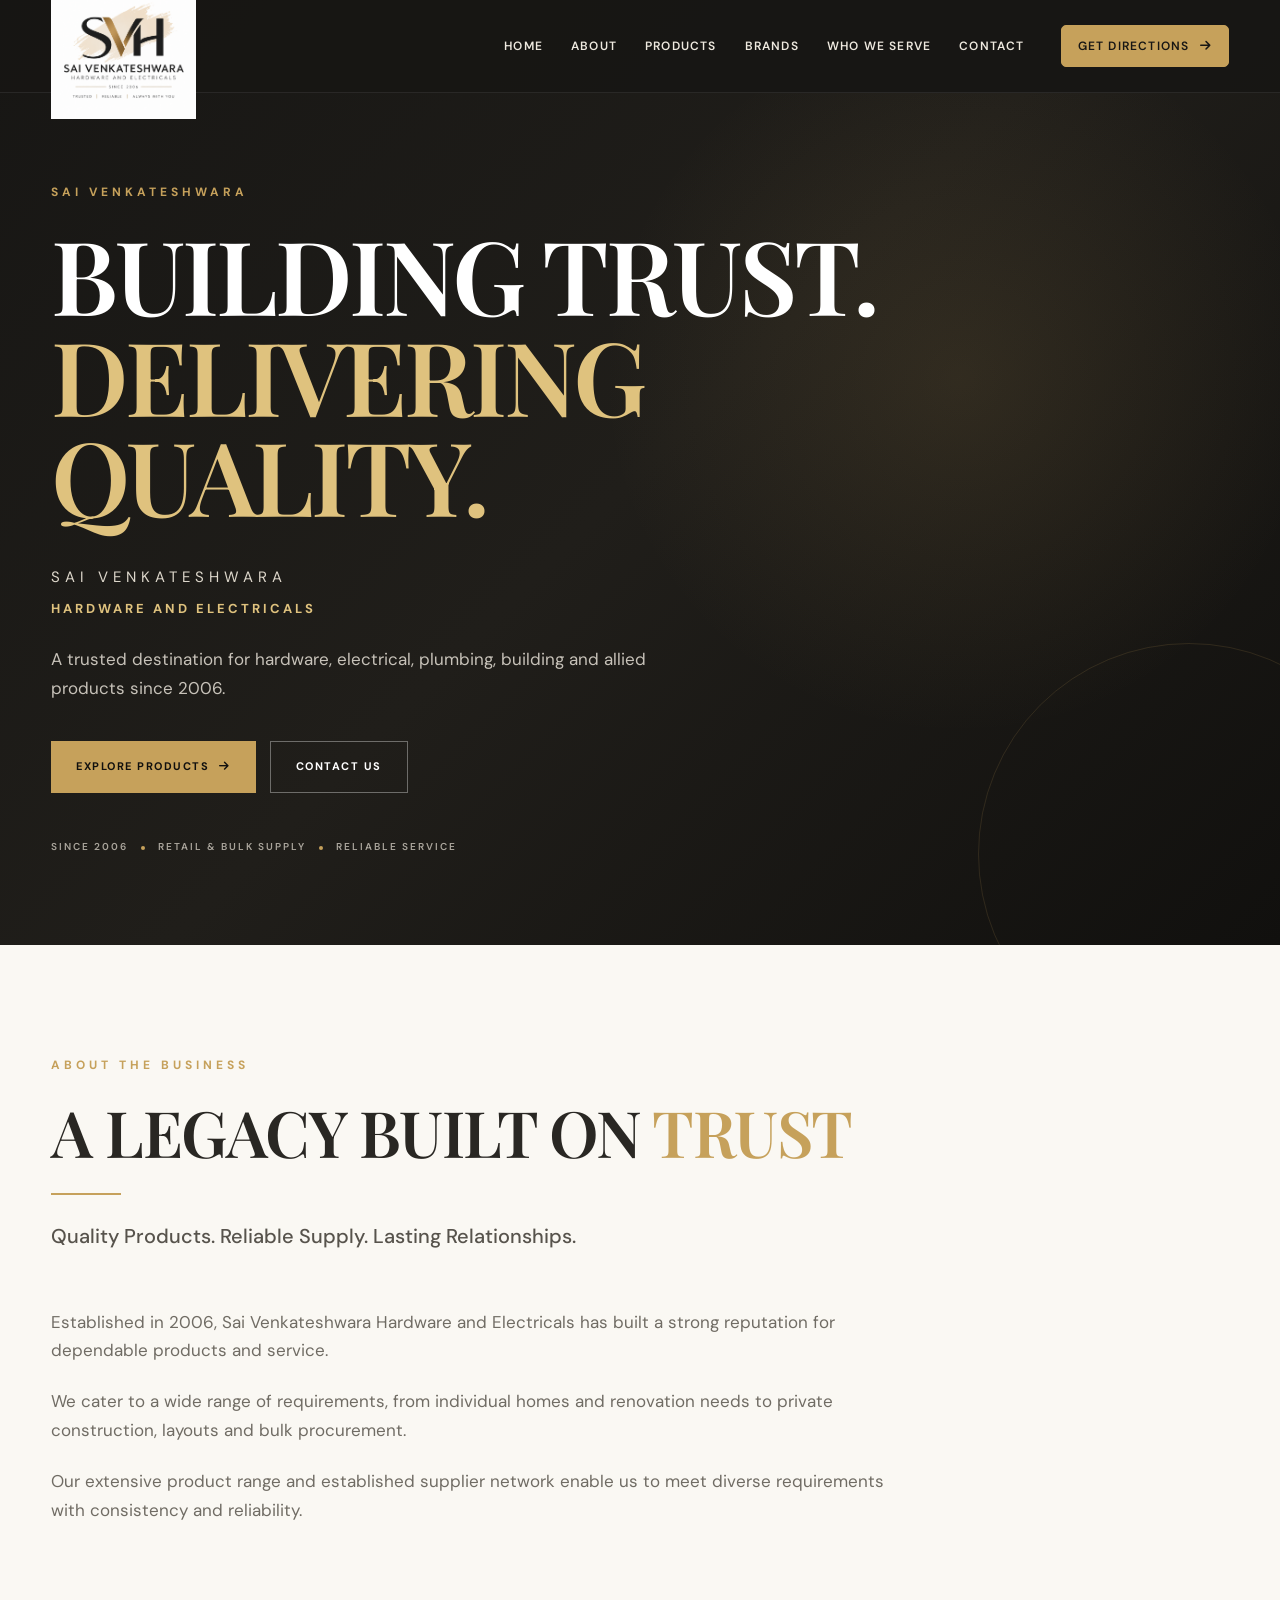
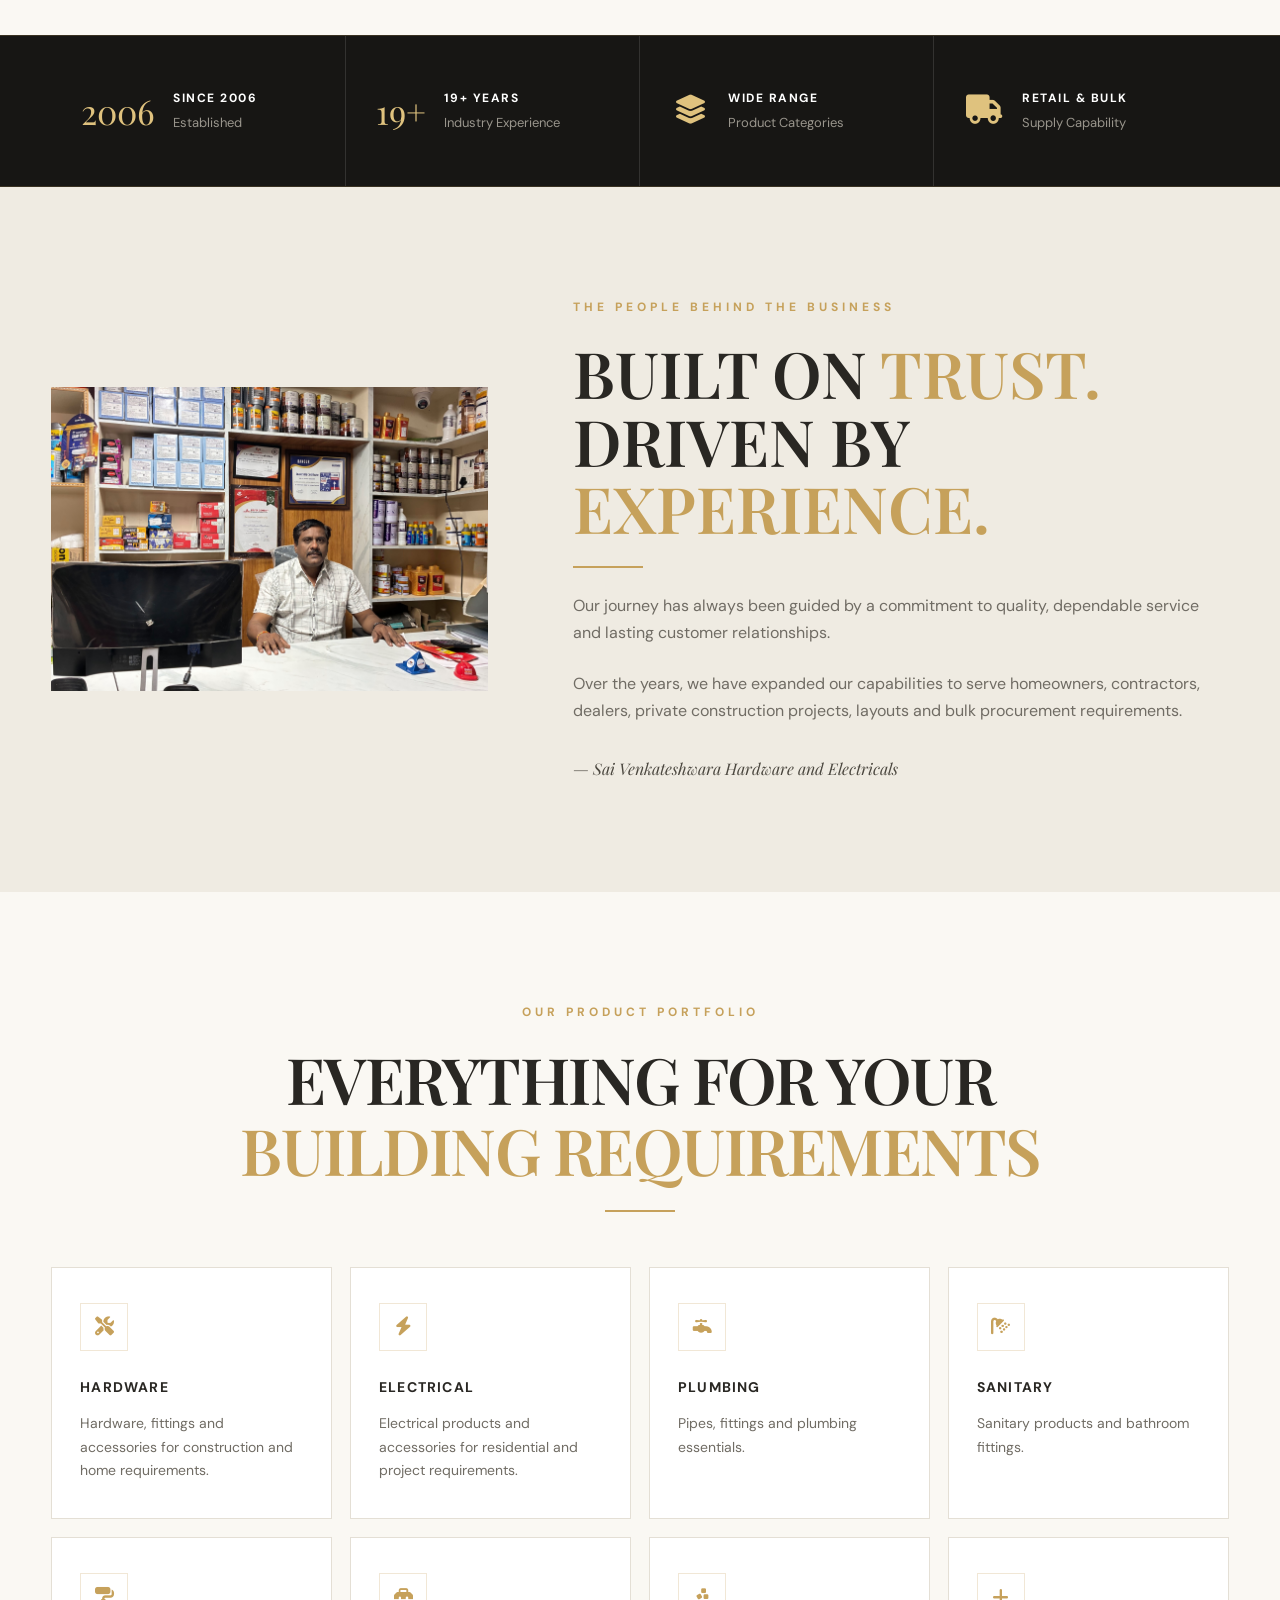
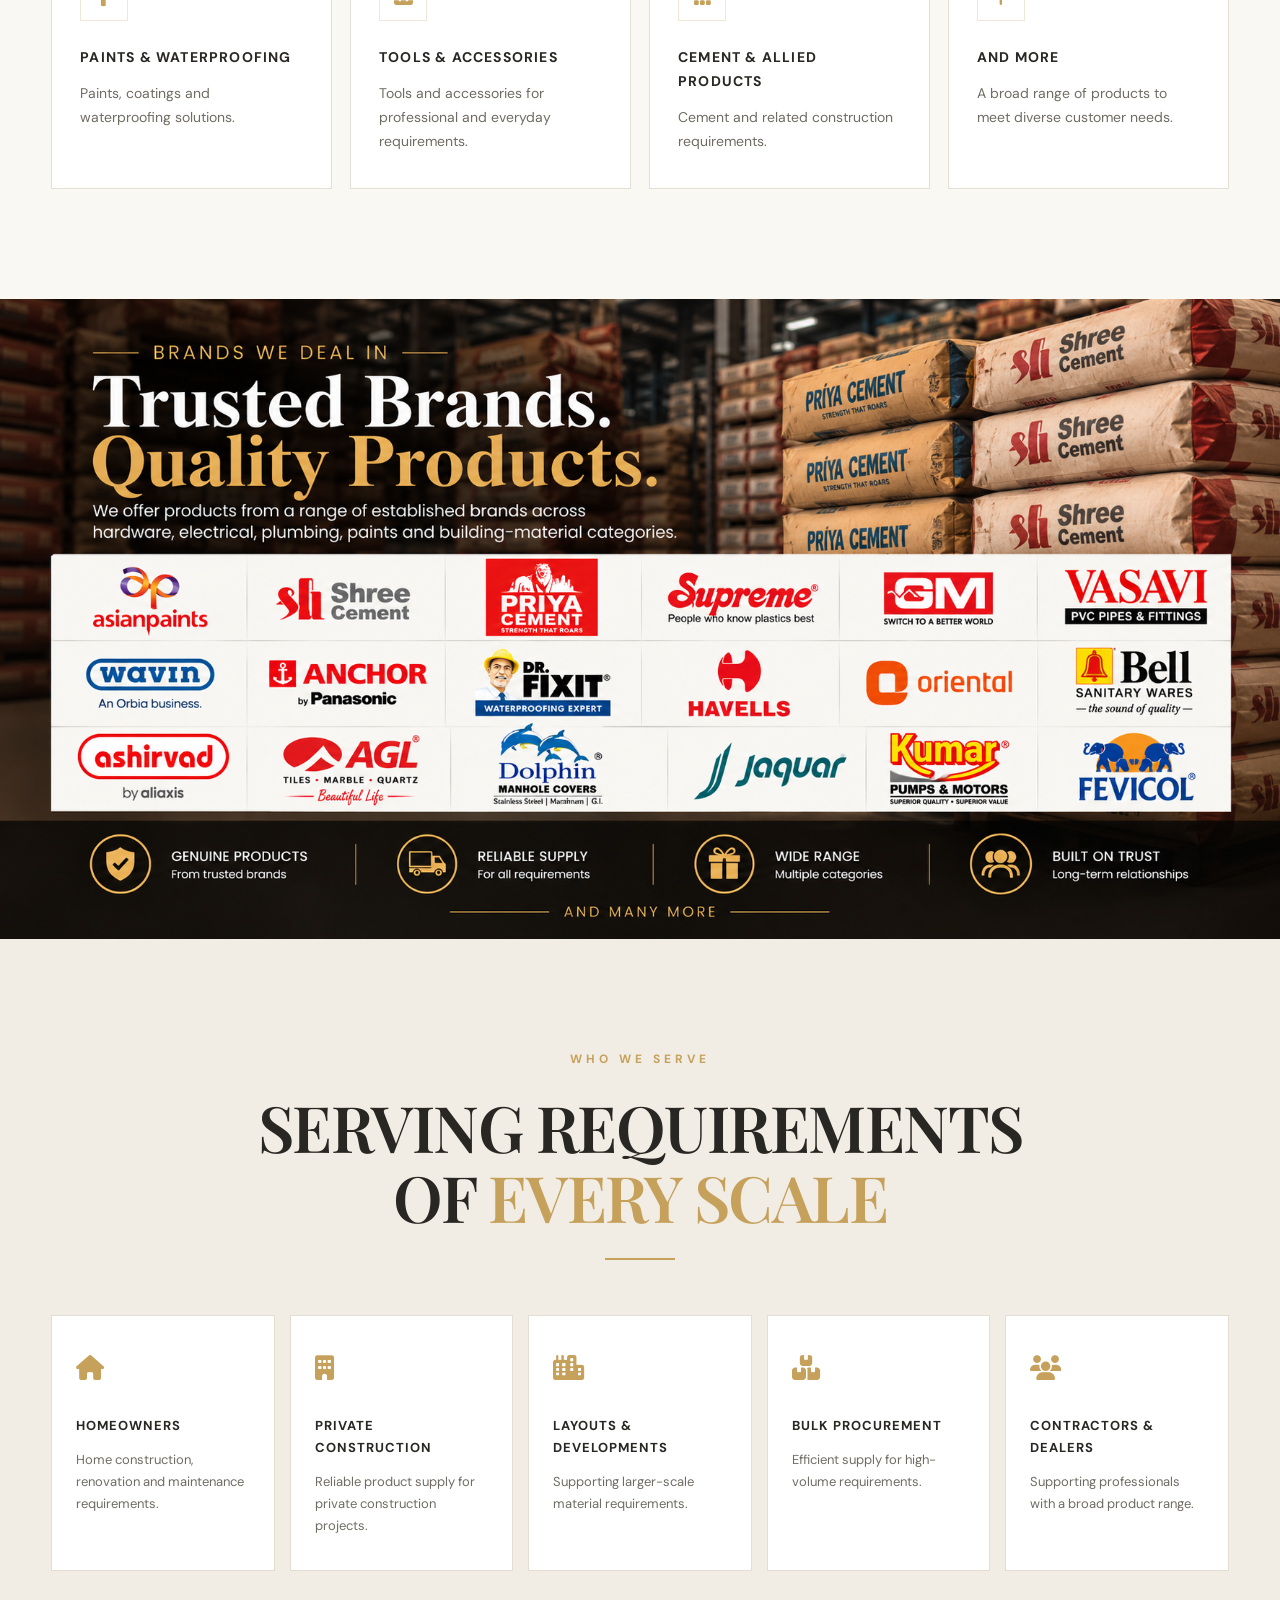
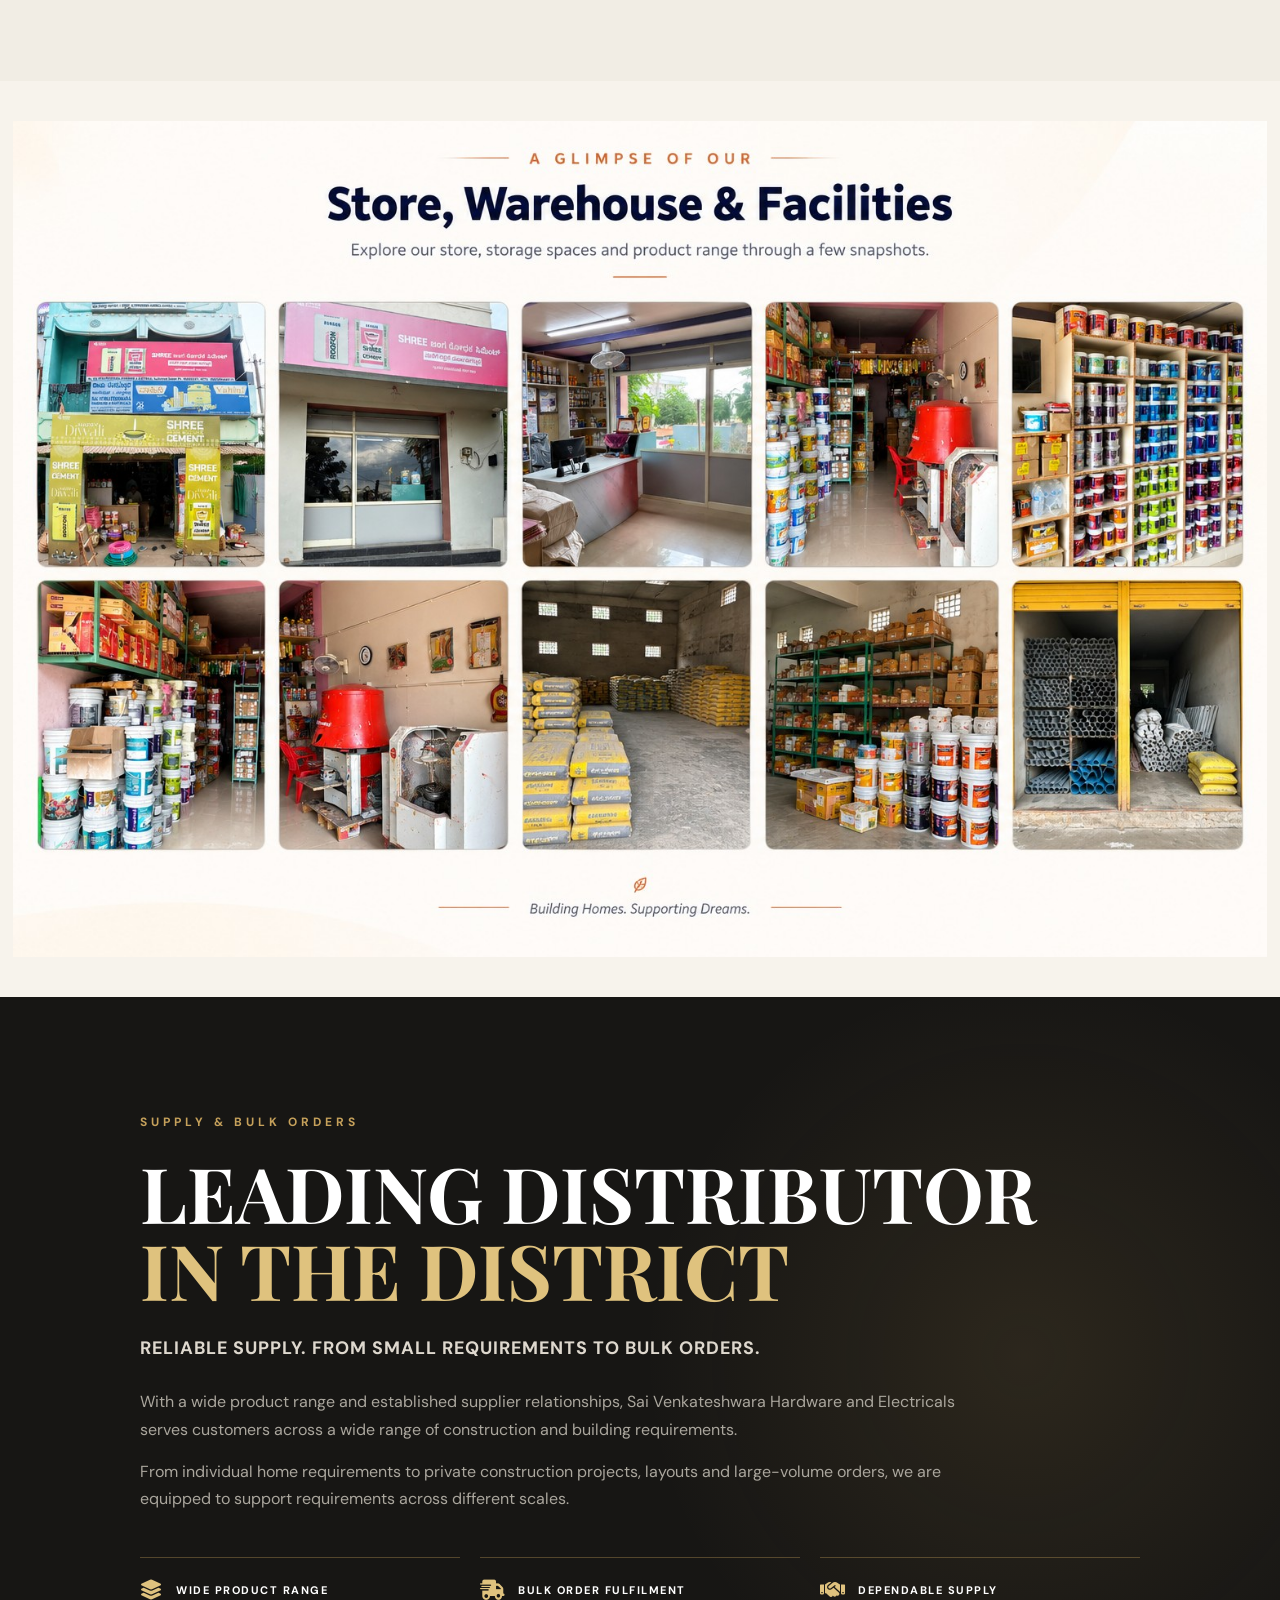
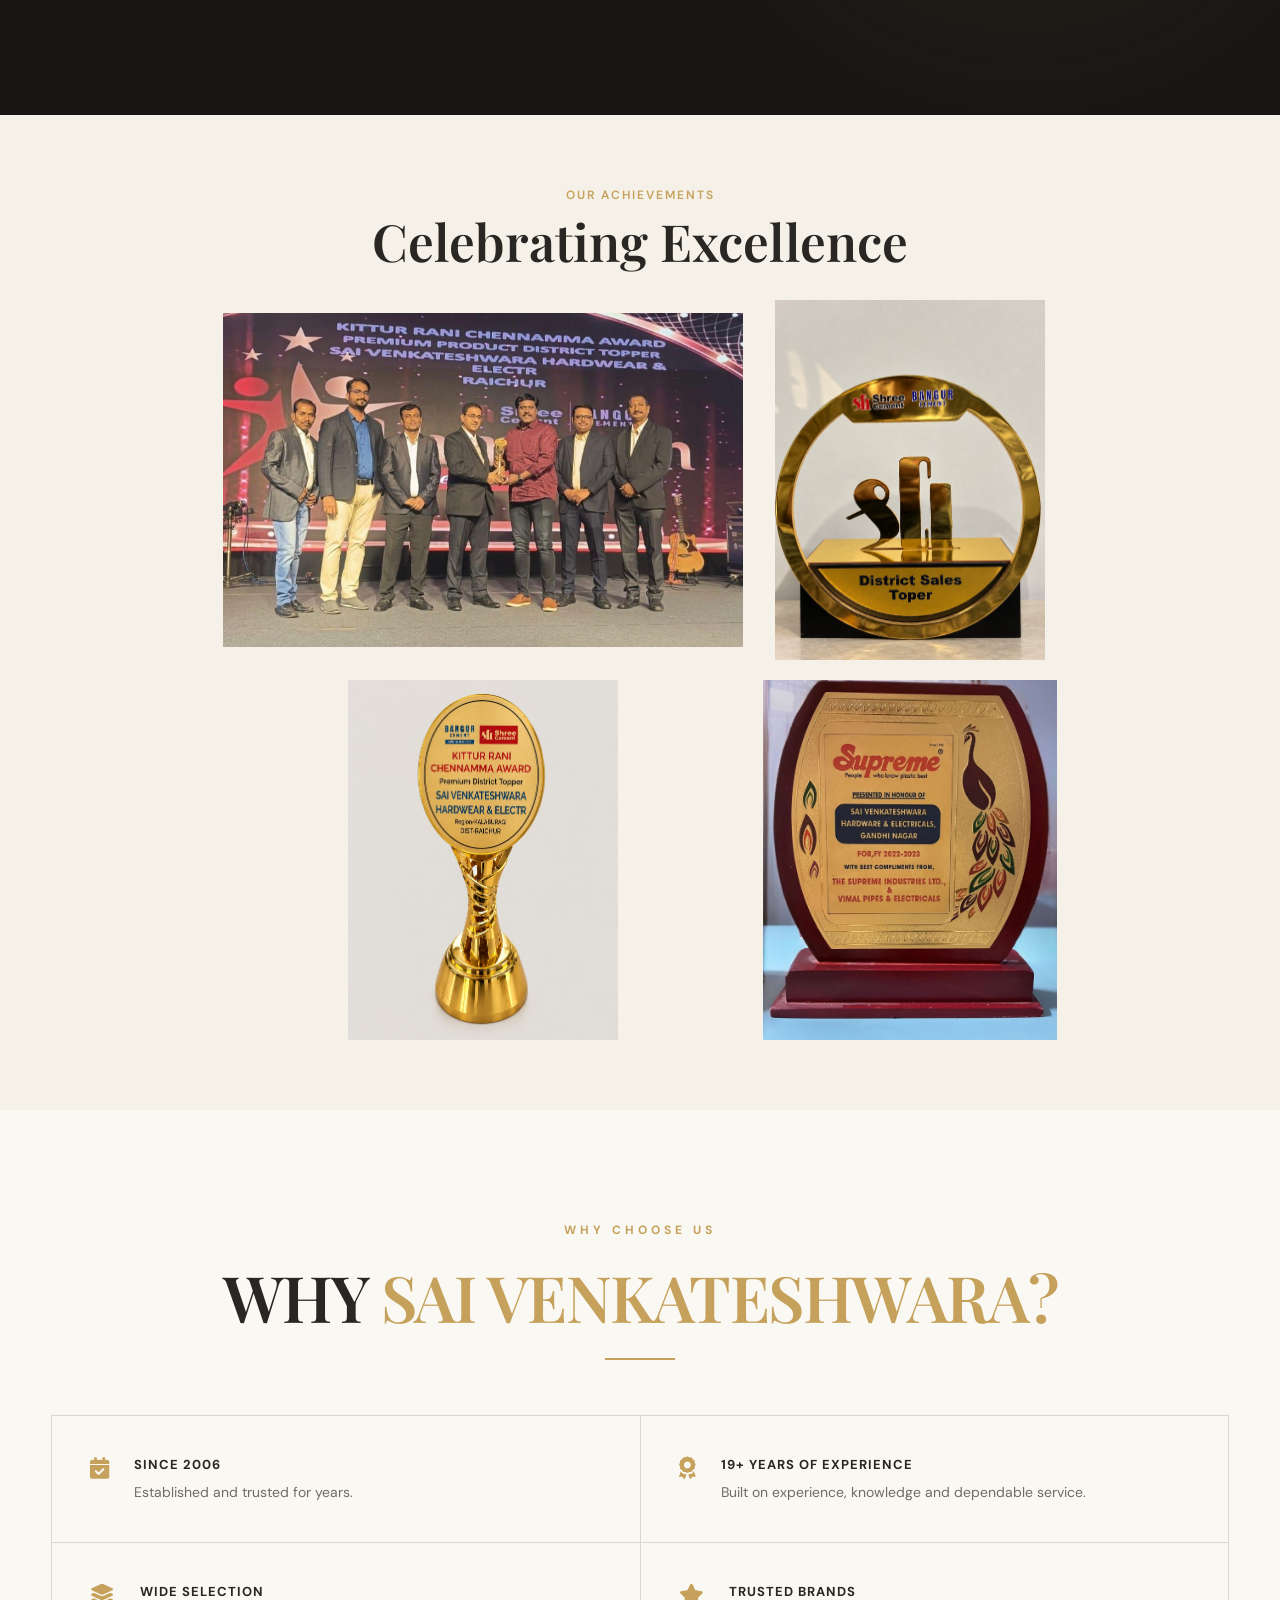
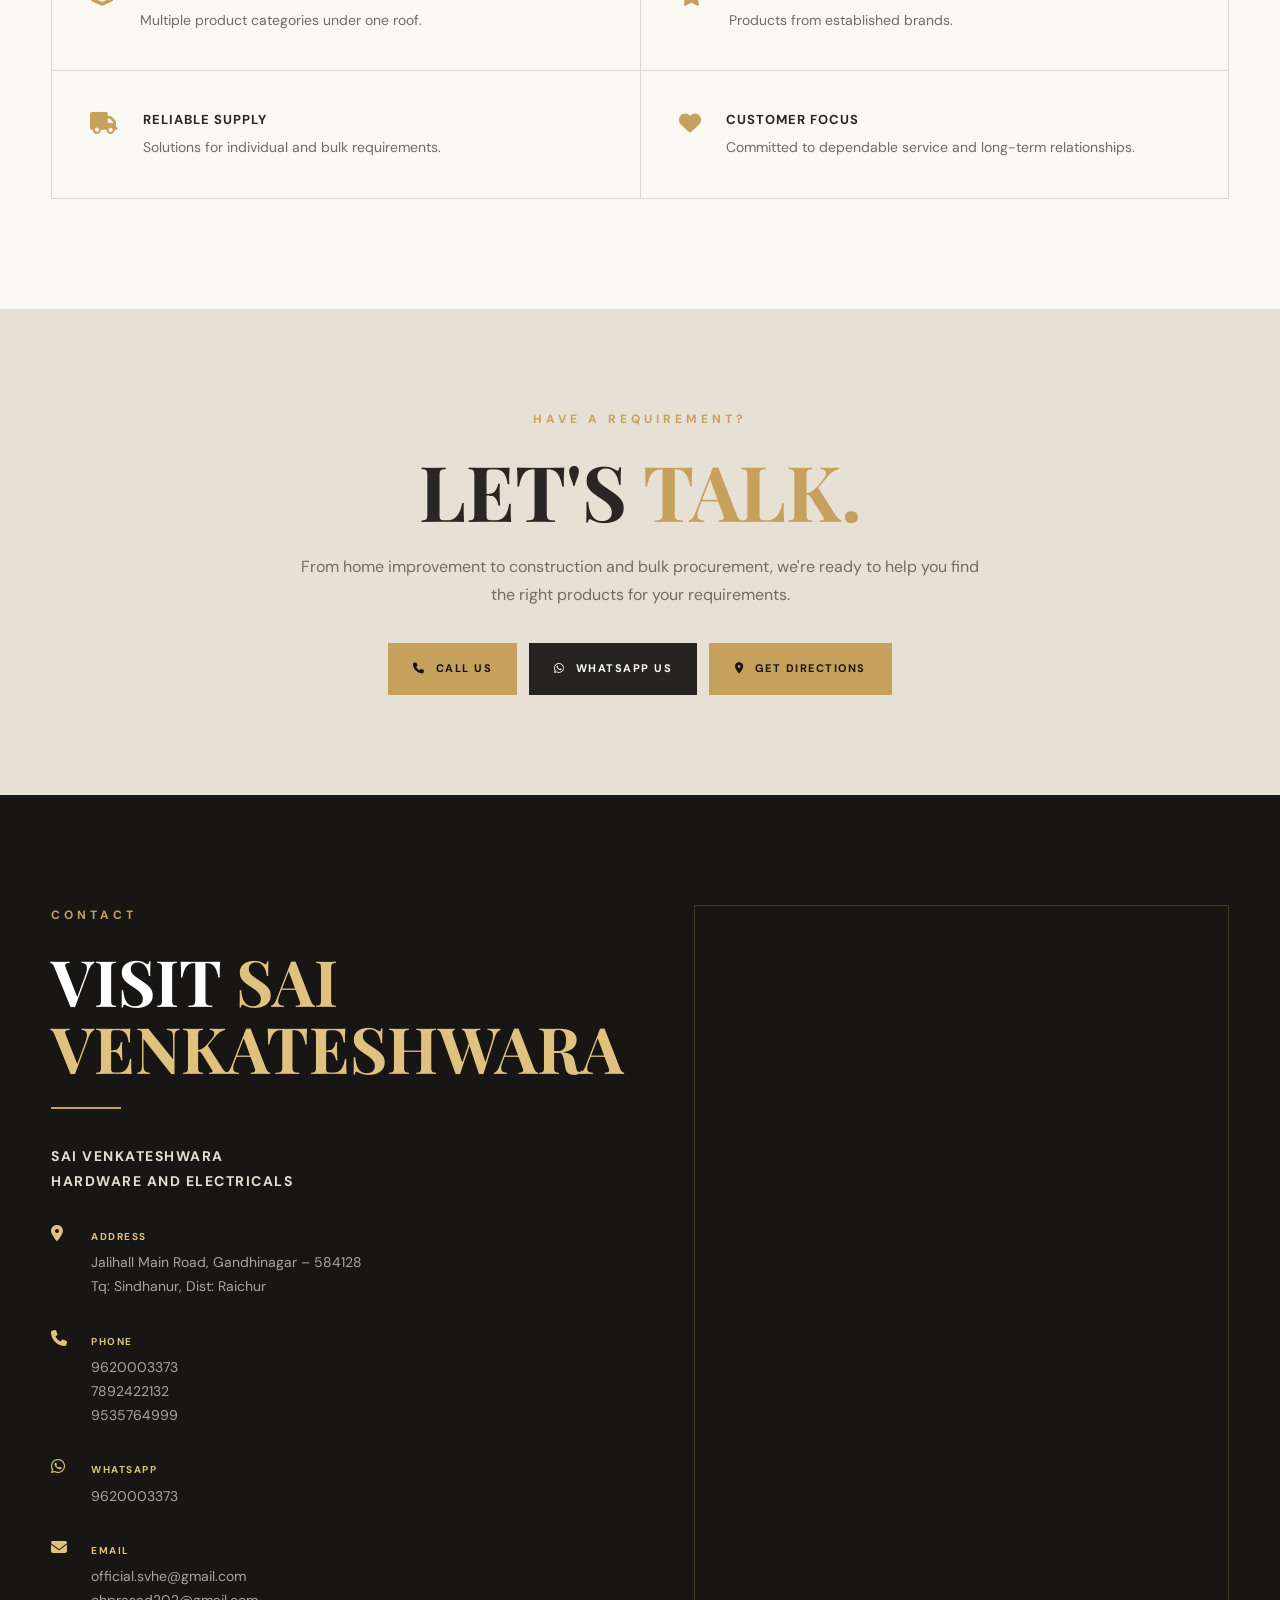
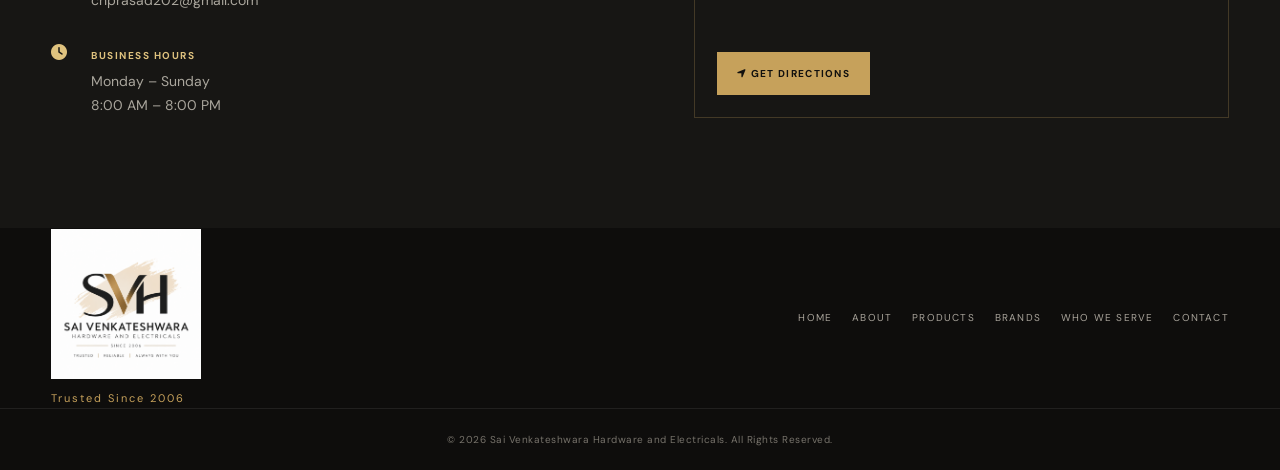
<file: index.html>
<!DOCTYPE html>
<html lang="en">
<head>
    <meta charset="UTF-8">
    <meta name="viewport" content="width=device-width, initial-scale=1.0">

    <title>Sai Venkateshwara Hardware and Electricals | Sindhanur</title>

    <meta name="description"
        content="Sai Venkateshwara Hardware and Electricals — trusted hardware, electrical, plumbing, sanitary, paints, tools, cement and allied products since 2006.">

    <!-- Google Fonts -->
    <link rel="preconnect" href="https://fonts.googleapis.com">
    <link rel="preconnect" href="https://fonts.gstatic.com" crossorigin>

    <link href="https://fonts.googleapis.com/css2?family=DM+Sans:wght@400;500;600;700&family=Playfair+Display:wght@500;600;700&display=swap"
        rel="stylesheet">

    <!-- Font Awesome -->
    <link rel="stylesheet"
        href="https://cdnjs.cloudflare.com/ajax/libs/font-awesome/6.5.2/css/all.min.css">

    <link rel="stylesheet" href="style.css">
</head>

<body>

    <!-- ================= HEADER ================= -->

    <header class="header" id="header">

        <div class="container nav-container">

            <a href="#home" class="logo-link">
                <img
                    src="Images/logo.png.png"
                    alt="Sai Venkateshwara Hardware and Electricals Logo"
                    class="site-logo">
            </a>

            <nav class="nav-menu" id="navMenu">

                <a href="#home">HOME</a>
                <a href="#about">ABOUT</a>
                <a href="#products">PRODUCTS</a>
                <a href="#brands">BRANDS</a>
                <a href="#serve">WHO WE SERVE</a>
                <a href="#contact">CONTACT</a>

                <a
                    href="https://www.google.com/maps/search/?api=1&query=Sai+Venkateshwara+Hardware+and+Electricals+Sindhanur+Raichur"
                    target="_blank"
                    class="nav-direction">
                    GET DIRECTIONS <i class="fa-solid fa-arrow-right"></i>
                </a>

            </nav>


        </div>

    </header>


    <!-- ================= HERO ================= -->

    <main>

        <section class="hero" id="home">

            <div class="container hero-content">

                <div class="hero-text">

                    <p class="eyebrow">
                        SAI VENKATESHWARA
                    </p>

                    <h1>
                        BUILDING TRUST.
                        <br>
                        <span>DELIVERING QUALITY.</span>
                    </h1>

                    <div class="hero-business-name">
                        SAI VENKATESHWARA
                        <strong>HARDWARE AND ELECTRICALS</strong>
                    </div>

                    <p class="hero-description">
                        A trusted destination for hardware, electrical,
                        plumbing, building and allied products since 2006.
                    </p>

                    <div class="hero-buttons">

                        <a href="#products" class="btn btn-gold">
                            EXPLORE PRODUCTS
                            <i class="fa-solid fa-arrow-right"></i>
                        </a>

                        <a href="#contact" class="btn btn-outline">
                            CONTACT US
                        </a>

                    </div>

                    <div class="hero-meta">
                        <span>SINCE 2006</span>
                        <span>RETAIL &amp; BULK SUPPLY</span>
                        <span>RELIABLE SERVICE</span>
                    </div>

                </div>

            </div>

        </section>


        <!-- ================= ABOUT ================= -->

        <section class="about section" id="about">

            <div class="container">

                <div class="section-heading">

                    <p class="eyebrow">ABOUT THE BUSINESS</p>

                    <h2>
                        A LEGACY BUILT ON <span>TRUST</span>
                    </h2>

                    <div class="gold-line"></div>

                    <h3>
                        Quality Products. Reliable Supply.
                        Lasting Relationships.
                    </h3>

                </div>

                <div class="about-text">

                    <p>
                        Established in 2006, Sai Venkateshwara Hardware and
                        Electricals has built a strong reputation for dependable
                        products and service.
                    </p>

                    <p>
                        We cater to a wide range of requirements, from
                        individual homes and renovation needs to private
                        construction, layouts and bulk procurement.
                    </p>

                    <p>
                        Our extensive product range and established supplier
                        network enable us to meet diverse requirements with
                        consistency and reliability.
                    </p>

                </div>

            </div>

        </section>


        <!-- ================= OUR STRENGTH ================= -->

        <section class="strength">

            <div class="container strength-grid">

                <div class="strength-item">

                    <div class="strength-number">2006</div>

                    <div>
                        <h4>SINCE 2006</h4>
                        <p>Established</p>
                    </div>

                </div>

                <div class="strength-item">

                    <div class="strength-number">19+</div>

                    <div>
                        <h4>19+ YEARS</h4>
                        <p>Industry Experience</p>
                    </div>

                </div>

                <div class="strength-item">

                    <div class="strength-icon">
                        <i class="fa-solid fa-layer-group"></i>
                    </div>

                    <div>
                        <h4>WIDE RANGE</h4>
                        <p>Product Categories</p>
                    </div>

                </div>

                <div class="strength-item">

                    <div class="strength-icon">
                        <i class="fa-solid fa-truck"></i>
                    </div>

                    <div>
                        <h4>RETAIL &amp; BULK</h4>
                        <p>Supply Capability</p>
                    </div>

                </div>

            </div>

        </section>


        <!-- ================= PEOPLE ================= -->

        <section class="people section">

            <div class="container people-grid">

                <div class="people-image">

                    <img
                        src="Images/owner.png"
                        alt="Sai Venkateshwara Hardware and Electricals">

                </div>

                <div class="people-content">

                    <p class="eyebrow">THE PEOPLE BEHIND THE BUSINESS</p>

                    <h2>
                        BUILT ON <span>TRUST.</span>
                        <br>
                        DRIVEN BY <span>EXPERIENCE.</span>
                    </h2>

                    <div class="gold-line"></div>

                    <p>
                        Our journey has always been guided by a commitment
                        to quality, dependable service and lasting customer
                        relationships.
                    </p>

                    <p>
                        Over the years, we have expanded our capabilities
                        to serve homeowners, contractors, dealers, private
                        construction projects, layouts and bulk procurement
                        requirements.
                    </p>

                    <p class="signature">
                        — Sai Venkateshwara Hardware and Electricals
                    </p>

                </div>

            </div>

        </section>


        <!-- ================= PRODUCTS ================= -->

        <section class="products section" id="products">

            <div class="container">

                <div class="section-heading center">

                    <p class="eyebrow">OUR PRODUCT PORTFOLIO</p>

                    <h2>
                        EVERYTHING FOR YOUR
                        <span>BUILDING REQUIREMENTS</span>
                    </h2>

                    <div class="gold-line"></div>

                </div>

                <div class="product-grid">

                    <div class="product-card">

                        <div class="product-icon">
                            <i class="fa-solid fa-screwdriver-wrench"></i>
                        </div>

                        <h3>HARDWARE</h3>

                        <p>
                            Hardware, fittings and accessories for
                            construction and home requirements.
                        </p>

                    </div>


                    <div class="product-card">

                        <div class="product-icon">
                            <i class="fa-solid fa-bolt"></i>
                        </div>

                        <h3>ELECTRICAL</h3>

                        <p>
                            Electrical products and accessories for
                            residential and project requirements.
                        </p>

                    </div>


                    <div class="product-card">

                        <div class="product-icon">
                            <i class="fa-solid fa-faucet"></i>
                        </div>

                        <h3>PLUMBING</h3>

                        <p>
                            Pipes, fittings and plumbing essentials.
                        </p>

                    </div>


                    <div class="product-card">

                        <div class="product-icon">
                            <i class="fa-solid fa-shower"></i>
                        </div>

                        <h3>SANITARY</h3>

                        <p>
                            Sanitary products and bathroom fittings.
                        </p>

                    </div>


                    <div class="product-card">

                        <div class="product-icon">
                            <i class="fa-solid fa-paint-roller"></i>
                        </div>

                        <h3>PAINTS &amp; WATERPROOFING</h3>

                        <p>
                            Paints, coatings and waterproofing solutions.
                        </p>

                    </div>


                    <div class="product-card">

                        <div class="product-icon">
                            <i class="fa-solid fa-toolbox"></i>
                        </div>

                        <h3>TOOLS &amp; ACCESSORIES</h3>

                        <p>
                            Tools and accessories for professional and
                            everyday requirements.
                        </p>

                    </div>


                    <div class="product-card">

                        <div class="product-icon">
                            <i class="fa-solid fa-cubes-stacked"></i>
                        </div>

                        <h3>CEMENT &amp; ALLIED PRODUCTS</h3>

                        <p>
                            Cement and related construction requirements.
                        </p>

                    </div>


                    <div class="product-card">

                        <div class="product-icon">
                            <i class="fa-solid fa-plus"></i>
                        </div>

                        <h3>AND MORE</h3>

                        <p>
                            A broad range of products to meet diverse
                            customer needs.
                        </p>

                    </div>

                </div>

            </div>

        </section>


        <!-- ================= BRANDS ================= -->

        <section class="brands-section" id="brands">

            <div class="brands-image">

                <img
                    src="Images/brands.png"
                    alt="Brands We Deal In">

            </div>

        </section>


        <!-- ================= WHO WE SERVE ================= -->

        <section class="serve section" id="serve">

            <div class="container">

                <div class="section-heading center">

                    <p class="eyebrow">WHO WE SERVE</p>

                    <h2>
                        SERVING REQUIREMENTS OF
                        <span>EVERY SCALE</span>
                    </h2>

                    <div class="gold-line"></div>

                </div>

                <div class="serve-grid">

                    <div class="serve-card">

                        <div class="serve-icon">
                            <i class="fa-solid fa-house"></i>
                        </div>

                        <h3>HOMEOWNERS</h3>

                        <p>
                            Home construction, renovation and maintenance
                            requirements.
                        </p>

                    </div>


                    <div class="serve-card">

                        <div class="serve-icon">
                            <i class="fa-solid fa-building"></i>
                        </div>

                        <h3>PRIVATE CONSTRUCTION</h3>

                        <p>
                            Reliable product supply for private
                            construction projects.
                        </p>

                    </div>


                    <div class="serve-card">

                        <div class="serve-icon">
                            <i class="fa-solid fa-city"></i>
                        </div>

                        <h3>LAYOUTS &amp; DEVELOPMENTS</h3>

                        <p>
                            Supporting larger-scale material requirements.
                        </p>

                    </div>


                    <div class="serve-card">

                        <div class="serve-icon">
                            <i class="fa-solid fa-boxes-stacked"></i>
                        </div>

                        <h3>BULK PROCUREMENT</h3>

                        <p>
                            Efficient supply for high-volume requirements.
                        </p>

                    </div>


                    <div class="serve-card">

                        <div class="serve-icon">
                            <i class="fa-solid fa-users"></i>
                        </div>

                        <h3>CONTRACTORS &amp; DEALERS</h3>

                        <p>
                            Supporting professionals with a broad
                            product range.
                        </p>

                    </div>

                </div>

            </div>

        </section>
        <!-- STORE, WAREHOUSE & FACILITIES -->
        <section class="photo-section">

        <img src="Images/store-facilities.jpg"
             alt="Store, Warehouse & Facilities">

        </section>


        <!-- ================= BULK SUPPLY ================= -->

        <section class="bulk">

            <div class="container bulk-content">

                <p class="eyebrow">
                    SUPPLY &amp; BULK ORDERS
                </p>

                <h2>
                    LEADING DISTRIBUTOR
                    <span>IN THE DISTRICT</span>
                </h2>

                <h3>
                    RELIABLE SUPPLY. FROM SMALL REQUIREMENTS
                    TO BULK ORDERS.
                </h3>

                <p>
                    With a wide product range and established supplier
                    relationships, Sai Venkateshwara Hardware and Electricals
                    serves customers across a wide range of construction and
                    building requirements.
                </p>

                <p>
                    From individual home requirements to private construction
                    projects, layouts and large-volume orders, we are equipped
                    to support requirements across different scales.
                </p>

                <div class="bulk-highlights">

                    <div>
                        <i class="fa-solid fa-layer-group"></i>
                        <span>WIDE PRODUCT RANGE</span>
                    </div>

                    <div>
                        <i class="fa-solid fa-truck-fast"></i>
                        <span>BULK ORDER FULFILMENT</span>
                    </div>

                    <div>
                        <i class="fa-solid fa-handshake"></i>
                        <span>DEPENDABLE SUPPLY</span>
                    </div>

                </div>

            </div>

        </section>
            <!-- ACHIEVEMENTS -->
<section class="achievement-section">

    <div class="achievement-heading">
        <span>OUR ACHIEVEMENTS</span>
        <h2>Celebrating Excellence</h2>
    </div>

    <div class="achievement-grid">

        <div class="achievement-item">
            <img src="Images/award1stage.jpeg" alt="Award and Achievement">
        </div>

        <div class="achievement-item">
            <img src="Images/disttopper2.jpg" alt="Achievement">
        </div>

        <div class="achievement-item">
            <img src="Images/disttopper3.jpg" alt="Achievement">
        </div>

        <div class="achievement-item">
            <img src="Images/disttopper4.jpg" alt="Achievement">
        </div>

    </div>

</section>


        <!-- ================= WHY CHOOSE US ================= -->

        <section class="why section">

            <div class="container">

                <div class="section-heading center">

                    <p class="eyebrow">WHY CHOOSE US</p>

                    <h2>
                        WHY <span>SAI VENKATESHWARA?</span>
                    </h2>

                    <div class="gold-line"></div>

                </div>

                <div class="why-grid">

                    <div class="why-item">

                        <i class="fa-solid fa-calendar-check"></i>

                        <div>
                            <h3>SINCE 2006</h3>
                            <p>
                                Established and trusted for years.
                            </p>
                        </div>

                    </div>


                    <div class="why-item">

                        <i class="fa-solid fa-award"></i>

                        <div>
                            <h3>19+ YEARS OF EXPERIENCE</h3>
                            <p>
                                Built on experience, knowledge and
                                dependable service.
                            </p>
                        </div>

                    </div>


                    <div class="why-item">

                        <i class="fa-solid fa-layer-group"></i>

                        <div>
                            <h3>WIDE SELECTION</h3>
                            <p>
                                Multiple product categories under one roof.
                            </p>
                        </div>

                    </div>


                    <div class="why-item">

                        <i class="fa-solid fa-star"></i>

                        <div>
                            <h3>TRUSTED BRANDS</h3>
                            <p>
                                Products from established brands.
                            </p>
                        </div>

                    </div>


                    <div class="why-item">

                        <i class="fa-solid fa-truck"></i>

                        <div>
                            <h3>RELIABLE SUPPLY</h3>
                            <p>
                                Solutions for individual and bulk
                                requirements.
                            </p>
                        </div>

                    </div>


                    <div class="why-item">

                        <i class="fa-solid fa-heart"></i>

                        <div>
                            <h3>CUSTOMER FOCUS</h3>
                            <p>
                                Committed to dependable service and
                                long-term relationships.
                            </p>
                        </div>

                    </div>

                </div>

            </div>

        </section>


        <!-- ================= FINAL CTA ================= -->

        <section class="cta">

            <div class="container cta-content">

                <p class="eyebrow">HAVE A REQUIREMENT?</p>

                <h2>
                    LET'S <span>TALK.</span>
                </h2>

                <p>
                    From home improvement to construction and bulk
                    procurement, we're ready to help you find the right
                    products for your requirements.
                </p>

                <div class="cta-buttons">

                    <a
                        href="tel:+919620003373"
                        class="btn btn-gold">
                        <i class="fa-solid fa-phone"></i>
                        CALL US
                    </a>

                    <a
                        href="https://wa.me/919620003373"
                        target="_blank"
                        class="btn btn-whatsapp">
                        <i class="fa-brands fa-whatsapp"></i>
                        WHATSAPP US
                    </a>

                    <a
                        href="https://www.google.com/maps/search/?api=1&query=Sai+Venkateshwara+Hardware+and+Electricals+Sindhanur+Raichur"
                        target="_blank"
                        class="btn btn-outline">
                        <i class="fa-solid fa-location-dot"></i>
                        GET DIRECTIONS
                    </a>

                </div>

            </div>

        </section>


        <!-- ================= CONTACT ================= -->

        <section class="contact section" id="contact">

            <div class="container contact-grid">

                <div class="contact-info">

                    <p class="eyebrow">CONTACT</p>

                    <h2>
                        VISIT
                        <span>SAI VENKATESHWARA</span>
                    </h2>

                    <div class="gold-line"></div>

                    <h3>
                        SAI VENKATESHWARA
                        <br>
                        HARDWARE AND ELECTRICALS
                    </h3>

                    <div class="contact-item">

                        <i class="fa-solid fa-location-dot"></i>

                        <div>
                            <strong>ADDRESS</strong>

                            <p>
                                Jalihall Main Road, Gandhinagar – 584128
                                <br>
                                Tq: Sindhanur, Dist: Raichur
                            </p>
                        </div>

                    </div>


                    <div class="contact-item">

                        <i class="fa-solid fa-phone"></i>

                        <div>
                            <strong>PHONE</strong>

                            <p>
                                <a href="tel:+919620003373">
                                    9620003373
                                </a>
                                <br>

                                <a href="tel:+917892422132">
                                    7892422132
                                </a>
                                <br>

                                <a href="tel:+919535764999">
                                    9535764999
                                </a>
                            </p>

                        </div>

                    </div>


                    <div class="contact-item">

                        <i class="fa-brands fa-whatsapp"></i>

                        <div>
                            <strong>WHATSAPP</strong>

                            <p>
                                <a href="https://wa.me/919620003373"
                                    target="_blank">
                                    9620003373
                                </a>
                            </p>
                        </div>

                    </div>


                    <div class="contact-item">

                        <i class="fa-solid fa-envelope"></i>

                        <div>
                            <strong>EMAIL</strong>

                            <p>
                                <a href="mailto:official.svh@gmail.com">
                                    official.svhe@gmail.com
                                </a>
                                <br>

                                <a href="mailto:chprasad202@gmail.com">
                                    chprasad202@gmail.com
                                </a>
                            </p>
                        </div>

                    </div>


                    <div class="contact-item">

                        <i class="fa-solid fa-clock"></i>

                        <div>
                            <strong>BUSINESS HOURS</strong>

                            <p>
                                Monday – Sunday
                                <br>
                                8:00 AM – 8:00 PM
                            </p>
                        </div>

                    </div>

                </div>


                <div class="map-box">

                    <iframe
                        src="https://www.google.com/maps?q=Sai+Venkateshwara+Hardware+and+Electricals+Sindhanur+Raichur&output=embed"
                        loading="lazy"
                        allowfullscreen>
                    </iframe>

                    <a
                        href="https://www.google.com/maps/search/?api=1&query=Sai+Venkateshwara+Hardware+and+Electricals+Sindhanur+Raichur"
                        target="_blank"
                        class="map-button">

                        <i class="fa-solid fa-location-arrow"></i>
                        GET DIRECTIONS

                    </a>

                </div>

            </div>

        </section>

    </main>


    <!-- ================= FOOTER ================= -->

    <footer class="footer">

        <div class="container footer-content">

            <div class="footer-brand">

                <img
                    src="Images/logo.png.png"
                    alt="Sai Venkateshwara Hardware and Electricals">

                <p>
                    Trusted Since 2006
                </p>

            </div>


            <div class="footer-links">

                <a href="#home">HOME</a>
                <a href="#about">ABOUT</a>
                <a href="#products">PRODUCTS</a>
                <a href="#brands">BRANDS</a>
                <a href="#serve">WHO WE SERVE</a>
                <a href="#contact">CONTACT</a>

            </div>

        </div>


        <div class="footer-bottom">

            <p>
                © 2026 Sai Venkateshwara Hardware and Electricals.
                All Rights Reserved.
            </p>

        </div>

    </footer>


    <script src="script.js"></script>

</body>
</html>
</file>
<file: style.css>
/* =====================================================
   SAI VENKATESHWARA HARDWARE AND ELECTRICALS
   PREMIUM BUSINESS WEBSITE
===================================================== */

:root {
    --charcoal: #171614;
    --dark: #11100e;
    --cream: #f5f1e8;
    --cream-light: #faf8f3;
    --gold: #c6a15b;
    --gold-light: #dfc27e;
    --text: #292723;
    --muted: #706c64;
    --border: rgba(198, 161, 91, 0.25);
    --white: #ffffff;

    --font-body: "DM Sans", sans-serif;
    --font-display: "Playfair Display", serif;

    --container: 1180px;
}


/* ================= RESET ================= */

* {
    margin: 0;
    padding: 0;
    box-sizing: border-box;
}

html {
    scroll-behavior: smooth;
}

body {
    font-family: var(--font-body);
    color: var(--text);
    background: var(--cream-light);
    line-height: 1.7;
}

img {
    max-width: 100%;
}

a {
    color: inherit;
    text-decoration: none;
}

button {
    font-family: inherit;
}

.container {
    width: min(92%, var(--container));
    margin: 0 auto;
}


/* ================= HEADER ================= */

.header {
    position: fixed;
    top: 0;
    left: 0;
    width: 100%;
    z-index: 1000;
    background: rgba(23, 22, 20, 0.96);
    border-bottom: 1px solid rgba(255, 255, 255, 0.08);
    transition: 0.3s ease;
}

.header.scrolled {
    background: rgba(17, 16, 14, 0.98);
    box-shadow: 0 8px 30px rgba(0, 0, 0, 0.2);
}

.nav-container {
    height: 92px;
    display: flex;
    align-items: center;
    justify-content: space-between;
}

.logo-link {
    display: flex;
    align-items: center;
    width: 145px;
}

.site-logo {
    width: 100%;
    height: auto;
    display: block;
}

.nav-menu {
    display: flex;
    align-items: center;
    gap: 28px;
}

.nav-menu > a {
    color: #eee9df;
    font-size: 12px;
    font-weight: 600;
    letter-spacing: 1.2px;
    transition: 0.3s ease;
}

.nav-menu > a:hover {
    color: var(--gold-light);
}

.nav-direction {
    margin-left: 8px;
    padding: 10px 16px;
    border: 1px solid var(--gold);
    border-radius: 5px;
    background: var(--gold);
    color: var(--charcoal) !important;
    font-weight: 600;
    transition: 0.3s ease;
}

.nav-direction:hover {
    background: var(--gold-light);
    border-color: var(--gold-light);
    color: var(--charcoal) !important;
}

.nav-direction i {
    margin-left: 6px;
}
}

.menu-toggle {
    display: none;
    border: 0;
    background: transparent;
    color: white;
    font-size: 24px;
    cursor: pointer;
}


/* ================= HERO ================= */

.hero {
    min-height: 100vh;
    background:
        radial-gradient(
            circle at 75% 40%,
            rgba(198,161,91,0.12),
            transparent 32%
        ),
        linear-gradient(
            135deg,
            #171614 0%,
            #201e1a 50%,
            #11100e 100%
        );

    color: white;
    display: flex;
    align-items: center;
    padding-top: 92px;
    position: relative;
    overflow: hidden;
}

.hero::after {
    content: "";
    position: absolute;
    width: 420px;
    height: 420px;
    border: 1px solid rgba(198,161,91,0.15);
    border-radius: 50%;
    right: -120px;
    bottom: -120px;
}

.hero-content {
    position: relative;
    z-index: 2;
}

.hero-text {
    max-width: 880px;
    padding: 90px 0;
}

.eyebrow {
    color: var(--gold);
    font-size: 12px;
    font-weight: 700;
    letter-spacing: 4px;
    text-transform: uppercase;
    margin-bottom: 22px;
}

.hero h1 {
    font-family: var(--font-display);
    font-size: clamp(54px, 8vw, 105px);
    line-height: 0.98;
    font-weight: 600;
    letter-spacing: -3px;
}

.hero h1 span {
    color: var(--gold-light);
}

.hero-business-name {
    margin-top: 40px;
    font-size: 15px;
    letter-spacing: 5px;
    color: #ddd7cb;
}

.hero-business-name strong {
    display: block;
    margin-top: 7px;
    font-size: 13px;
    letter-spacing: 3px;
    color: var(--gold-light);
}

.hero-description {
    max-width: 650px;
    margin-top: 25px;
    color: #c7c2b9;
    font-size: 17px;
}

.hero-buttons {
    display: flex;
    gap: 14px;
    margin-top: 38px;
}

.btn {
    display: inline-flex;
    align-items: center;
    justify-content: center;
    gap: 10px;
    padding: 15px 25px;
    min-height: 52px;
    font-size: 11px;
    font-weight: 700;
    letter-spacing: 1.5px;
    transition: 0.3s ease;
}

.btn-gold {
    background: var(--gold);
    color: var(--dark);
}

.btn-gold:hover {
    background: var(--gold-light);
    transform: translateY(-2px);
}

.btn-outline {
    border: 1px solid rgba(255,255,255,0.35);
    color: white;
}

.btn-outline:hover {
    border-color: var(--gold);
    color: var(--gold-light);
}

.hero-meta {
    display: flex;
    flex-wrap: wrap;
    gap: 30px;
    margin-top: 45px;
    color: #aaa59c;
    font-size: 10px;
    font-weight: 600;
    letter-spacing: 2px;
}

.hero-meta span {
    position: relative;
}

.hero-meta span:not(:last-child)::after {
    content: "";
    width: 4px;
    height: 4px;
    border-radius: 50%;
    background: var(--gold);
    position: absolute;
    right: -17px;
    top: 50%;
}


/* ================= GENERAL SECTIONS ================= */

.section {
    padding: 110px 0;
}

.section-heading {
    max-width: 850px;
    margin-bottom: 55px;
}

.section-heading.center {
    text-align: center;
    margin-left: auto;
    margin-right: auto;
}

.section-heading h2 {
    font-family: var(--font-display);
    font-size: clamp(38px, 5vw, 65px);
    line-height: 1.1;
    font-weight: 600;
    letter-spacing: -1.5px;
}

.section-heading h2 span {
    color: var(--gold);
}

.section-heading h3 {
    margin-top: 24px;
    font-size: 20px;
    font-weight: 500;
    color: #57534c;
}

.gold-line {
    width: 70px;
    height: 2px;
    background: var(--gold);
    margin-top: 25px;
}

.center .gold-line {
    margin-left: auto;
    margin-right: auto;
}


/* ================= ABOUT ================= */

.about {
    background: var(--cream-light);
}

.about-text {
    max-width: 850px;
    display: grid;
    gap: 22px;
    color: var(--muted);
    font-size: 17px;
}

.about-text p {
    margin: 0;
}


/* ================= STRENGTH ================= */

.strength {
    background: var(--charcoal);
    color: white;
    border-top: 1px solid rgba(198,161,91,0.2);
    border-bottom: 1px solid rgba(198,161,91,0.2);
}

.strength-grid {
    display: grid;
    grid-template-columns: repeat(4, 1fr);
}

.strength-item {
    min-height: 150px;
    padding: 35px 30px;
    display: flex;
    align-items: center;
    gap: 18px;
    border-right: 1px solid rgba(255,255,255,0.12);
}

.strength-item:last-child {
    border-right: 0;
}

.strength-number {
    font-family: var(--font-display);
    color: var(--gold-light);
    font-size: 34px;
    line-height: 1;
}

.strength-icon {
    color: var(--gold-light);
    font-size: 29px;
    width: 40px;
    text-align: center;
}

.strength-item h4 {
    font-size: 12px;
    letter-spacing: 1.5px;
}

.strength-item p {
    color: #99958c;
    font-size: 13px;
    margin-top: 3px;
}


/* ================= PEOPLE ================= */

.people {
    background: #efebe2;
}

.people-grid {
    display: grid;
    grid-template-columns: 0.8fr 1.2fr;
    gap: 85px;
    align-items: center;
}

.people-image {
    max-width: 440px;
}

.people-image img {
    width: 100%;
    display: block;
    filter: grayscale(8%);
}

.people-content h2 {
    font-family: var(--font-display);
    font-size: clamp(40px, 5vw, 65px);
    line-height: 1.05;
    font-weight: 600;
}

.people-content h2 span {
    color: var(--gold);
}

.people-content > p:not(.eyebrow):not(.signature) {
    color: var(--muted);
    font-size: 16px;
    margin-top: 24px;
    max-width: 650px;
}

.signature {
    margin-top: 30px;
    font-family: var(--font-display);
    font-style: italic;
    color: #4c4840;
}


/* ================= PRODUCTS ================= */

.products {
    background: var(--cream-light);
}

.product-grid {
    display: grid;
    grid-template-columns: repeat(4, 1fr);
    gap: 18px;
}

.product-card {
    padding: 35px 28px;
    min-height: 245px;
    background: white;
    border: 1px solid #e4dfd5;
    transition: 0.3s ease;
}

.product-card:hover {
    transform: translateY(-5px);
    border-color: var(--gold);
    box-shadow: 0 18px 40px rgba(30,28,24,0.08);
}

.product-icon {
    width: 48px;
    height: 48px;
    display: flex;
    align-items: center;
    justify-content: center;
    border: 1px solid var(--border);
    color: var(--gold);
    margin-bottom: 25px;
    font-size: 19px;
}

.product-card h3 {
    font-size: 14px;
    letter-spacing: 1.2px;
    margin-bottom: 12px;
}

.product-card p {
    color: var(--muted);
    font-size: 14px;
    line-height: 1.7;
}


/* ================= BRANDS ================= */

.brands-section {
    width: 100%;
    padding: 0;
    margin: 0;
    background: #11100e;
    overflow: hidden;
}

.brands-image {
    width: 100%;
    line-height: 0;
}

.brands-image img {
    display: block;
    width: 100%;
    height: auto;
    object-fit: cover;
}


/* ================= WHO WE SERVE ================= */

.serve {
    background: #f1ede4;
}

.serve-grid {
    display: grid;
    grid-template-columns: repeat(5, 1fr);
    gap: 15px;
}

.serve-card {
    background: white;
    padding: 32px 24px;
    min-height: 245px;
    border: 1px solid #e3ddd2;
    transition: 0.3s ease;
}

.serve-card:hover {
    transform: translateY(-4px);
    border-color: var(--gold);
}

.serve-icon {
    color: var(--gold);
    font-size: 25px;
    margin-bottom: 25px;
}

.serve-card h3 {
    font-size: 13px;
    letter-spacing: 1px;
    margin-bottom: 12px;
}

.serve-card p {
    color: var(--muted);
    font-size: 13px;
}


/* ================= BULK ================= */

.bulk {
    background:
        radial-gradient(
            circle at 80% 50%,
            rgba(198,161,91,0.12),
            transparent 35%
        ),
        var(--charcoal);

    color: white;
    padding: 115px 0;
}

.bulk-content {
    max-width: 1000px;
}

.bulk h2 {
    font-family: var(--font-display);
    font-size: clamp(45px, 6vw, 80px);
    line-height: 1;
    margin-bottom: 25px;
}

.bulk h2 span {
    color: var(--gold-light);
    display: block;
}

.bulk h3 {
    color: #ded8ce;
    font-size: 18px;
    letter-spacing: 1px;
    margin-bottom: 25px;
}

.bulk p:not(.eyebrow) {
    color: #aaa69d;
    max-width: 850px;
    font-size: 16px;
    margin-bottom: 15px;
}

.bulk-highlights {
    display: grid;
    grid-template-columns: repeat(3, 1fr);
    gap: 20px;
    margin-top: 45px;
}

.bulk-highlights div {
    border-top: 1px solid rgba(198,161,91,0.35);
    padding-top: 22px;
    display: flex;
    align-items: center;
    gap: 13px;
}

.bulk-highlights i {
    color: var(--gold-light);
    font-size: 20px;
}

.bulk-highlights span {
    font-size: 11px;
    letter-spacing: 1.5px;
    font-weight: 700;
}


/* ================= WHY ================= */

.why {
    background: var(--cream-light);
}

.why-grid {
    display: grid;
    grid-template-columns: repeat(2, 1fr);
    gap: 1px;
    background: #ddd7cb;
    border: 1px solid #ddd7cb;
}

.why-item {
    background: var(--cream-light);
    padding: 38px;
    display: flex;
    align-items: flex-start;
    gap: 25px;
}

.why-item > i {
    color: var(--gold);
    font-size: 22px;
    margin-top: 3px;
}

.why-item h3 {
    font-size: 13px;
    letter-spacing: 1px;
}

.why-item p {
    color: var(--muted);
    font-size: 14px;
    margin-top: 5px;
}


/* ================= CTA ================= */

.cta {
    background: #e7e1d5;
    padding: 100px 0;
    text-align: center;
}

.cta-content {
    max-width: 850px;
}

.cta h2 {
    font-family: var(--font-display);
    font-size: clamp(48px, 6vw, 78px);
    line-height: 1;
}

.cta h2 span {
    color: var(--gold);
}

.cta p:not(.eyebrow) {
    color: var(--muted);
    margin: 25px auto 0;
    max-width: 680px;
}

.cta-buttons {
    display: flex;
    justify-content: center;
    flex-wrap: wrap;
    gap: 12px;
    margin-top: 35px;
}

.btn-whatsapp {
    background: #25241f;
    color: white;
}

.btn-whatsapp:hover {
    background: #171614;
}
/* GET DIRECTIONS - CTA BUTTON */
.cta-buttons .btn:nth-child(3) {
    background: var(--gold);
    color: var(--charcoal);
    border: 1px solid var(--gold);
}

.cta-buttons .btn:nth-child(3) i {
    color: var(--charcoal);
}

.cta-buttons .btn:nth-child(3):hover {
    background: var(--gold-light);
    border-color: var(--gold-light);
    color: var(--charcoal);
}


/* ================= CONTACT ================= */

.contact {
    background: var(--charcoal);
    color: white;
}

.contact-grid {
    display: grid;
    grid-template-columns: 0.9fr 1.1fr;
    gap: 70px;
    align-items: stretch;
}

.contact-info h2 {
    font-family: var(--font-display);
    font-size: clamp(42px, 5vw, 65px);
    line-height: 1.05;
}

.contact-info h2 span {
    color: var(--gold-light);
}

.contact-info h3 {
    margin-top: 35px;
    font-size: 14px;
    line-height: 1.8;
    letter-spacing: 1.5px;
    color: #e4dfd5;
}

.contact-item {
    display: flex;
    gap: 18px;
    margin-top: 27px;
}

.contact-item > i {
    color: var(--gold-light);
    width: 22px;
    margin-top: 4px;
}

.contact-item strong {
    font-size: 10px;
    letter-spacing: 1.5px;
    color: var(--gold-light);
}

.contact-item p {
    color: #aaa69d;
    font-size: 14px;
    margin-top: 3px;
}

.contact-item a:hover {
    color: var(--gold-light);
}

.map-box {
    min-height: 560px;
    position: relative;
    border: 1px solid rgba(198,161,91,0.25);
}

.map-box iframe {
    width: 100%;
    height: 100%;
    min-height: 560px;
    border: 0;
    filter: grayscale(0.85);
}

.map-button {
    position: absolute;
    bottom: 22px;
    left: 22px;
    background: var(--gold);
    color: var(--dark);
    padding: 13px 20px;
    font-size: 10px;
    font-weight: 700;
    letter-spacing: 1.3px;
}


/* ================= FOOTER ================= */

.footer {
    background: #0e0d0c;
    color: white;
}

.footer-content {
    min-height: 180px;
    display: flex;
    align-items: center;
    justify-content: space-between;
    gap: 40px;
}

.footer-brand img {
    width: 150px;
    display: block;
}

.footer-brand p {
    color: var(--gold);
    font-size: 11px;
    letter-spacing: 2px;
    margin-top: 10px;
}

.footer-links {
    display: flex;
    flex-wrap: wrap;
    justify-content: flex-end;
    gap: 20px;
}

.footer-links a {
    color: #a8a39a;
    font-size: 10px;
    letter-spacing: 1.2px;
}

.footer-links a:hover {
    color: var(--gold-light);
}

.footer-bottom {
    border-top: 1px solid rgba(255,255,255,0.08);
    text-align: center;
    padding: 22px;
}

.footer-bottom p {
    color: #77736b;
    font-size: 10px;
    letter-spacing: 0.5px;
}


/* ================= RESPONSIVE ================= */

@media (max-width: 1100px) {

    .nav-menu {
        gap: 18px;
    }

    .nav-menu > a {
        font-size: 10px;
    }

    .product-grid {
        grid-template-columns: repeat(2, 1fr);
    }

    .serve-grid {
        grid-template-columns: repeat(3, 1fr);
    }

}


@media (max-width: 850px) {

    .nav-container {
        height: 78px;
    }

    .menu-toggle {
        display: block;
    }

    .nav-menu {
        position: absolute;
        top: 78px;
        left: 0;
        width: 100%;
        background: var(--charcoal);
        display: none;
        flex-direction: column;
        align-items: stretch;
        gap: 0;
        border-top: 1px solid rgba(255,255,255,0.08);
    }

    .nav-menu.active {
        display: flex;
    }

    .nav-menu > a {
        padding: 16px 5%;
        border-bottom: 1px solid rgba(255,255,255,0.08);
        font-size: 11px;
    }

    .nav-direction {
        border-left: 0;
        padding-left: 5% !important;
    }

    .hero {
        padding-top: 78px;
    }

    .hero-text {
        padding: 75px 0;
    }

    .hero h1 {
        font-size: clamp(48px, 12vw, 75px);
    }

    .strength-grid {
        grid-template-columns: repeat(2, 1fr);
    }

    .strength-item:nth-child(2) {
        border-right: 0;
    }

    .people-grid {
        grid-template-columns: 1fr;
        gap: 50px;
    }

    .people-image {
        max-width: 500px;
    }

    .serve-grid {
        grid-template-columns: repeat(2, 1fr);
    }

    .contact-grid {
        grid-template-columns: 1fr;
    }

    .map-box {
        min-height: 450px;
    }

    .map-box iframe {
        min-height: 450px;
    }

    .footer-content {
        flex-direction: column;
        align-items: flex-start;
        padding: 45px 0;
    }

    .footer-links {
        justify-content: flex-start;
    }

}


@media (max-width: 560px) {

    .container {
        width: 90%;
    }

    .site-logo {
        width: 125px;
    }

    .hero-text {
        padding: 60px 0;
    }

    .hero h1 {
        font-size: 47px;
        letter-spacing: -1.5px;
    }

    .hero-business-name {
        font-size: 12px;
        letter-spacing: 3px;
    }

    .hero-description {
        font-size: 15px;
    }

    .hero-buttons {
        flex-direction: column;
        align-items: stretch;
    }

    .hero-meta {
        flex-direction: column;
        gap: 10px;
    }

    .hero-meta span:not(:last-child)::after {
        display: none;
    }

    .section {
        padding: 75px 0;
    }

    .section-heading {
        margin-bottom: 40px;
    }

    .section-heading h2 {
        font-size: 39px;
    }

    .strength-grid {
        grid-template-columns: 1fr;
    }

    .strength-item {
        border-right: 0;
        border-bottom: 1px solid rgba(255,255,255,0.12);
    }

    .strength-item:last-child {
        border-bottom: 0;
    }

    .product-grid {
        grid-template-columns: 1fr;
    }

    .serve-grid {
        grid-template-columns: 1fr;
    }

    .bulk {
        padding: 80px 0;
    }

    .bulk h2 {
        font-size: 48px;
    }

    .bulk-highlights {
        grid-template-columns: 1fr;
    }

    .why-grid {
        grid-template-columns: 1fr;
    }

    .why-item {
        padding: 28px 22px;
    }

    .cta {
        padding: 75px 0;
    }

    .cta-buttons {
        flex-direction: column;
    }

    .cta-buttons .btn {
        width: 100%;
    }

    .contact-grid {
        gap: 45px;
    }

    .map-box,
    .map-box iframe {
        min-height: 380px;
    }

}
/* your existing CSS */


/* =========================
   STORE, WAREHOUSE & FACILITIES
========================= */

.photo-section {
    width: 100%;
    background: #f7f3ec;
    padding: 40px 1%;
    box-sizing: border-box;
}

.photo-section img {
    display: block;
    width: 100%;
    max-width: 1800px;
    height: auto;
    margin: 0 auto;
}

/* =========================
   ACHIEVEMENTS
========================= */

/* ================= ACHIEVEMENTS ================= */

/* ================= ACHIEVEMENTS ================= */

.achievement-section {
    width: 100%;
    padding: 70px 0;
    background: var(--cream);
}

.achievement-heading {
    text-align: center;
    margin: 0 0 30px;
}

.achievement-heading span {
    display: block;
    color: var(--gold);
    font-size: 12px;
    font-weight: 600;
    letter-spacing: 2px;
    margin-bottom: 8px;
}

.achievement-heading h2 {
    margin: 0;
    font-family: var(--font-display);
    font-size: clamp(36px, 4vw, 52px);
    line-height: 1.1;
    font-weight: 600;
}

.achievement-grid {
    width: 100%;
    margin: 0 auto;

    display: grid;
    grid-template-columns: repeat(2, auto);
    justify-content: center;
    align-items: center;

    column-gap: 20px;
    row-gap: 20px;
}

.achievement-item {
    display: flex;
    align-items: center;
    justify-content: center;
}

.achievement-item img {
    display: block;
    width: auto;
    height: 360px;
    max-width: 520px;
    object-fit: contain;
}

/* ================= MOBILE ================= */

@media (max-width: 768px) {

    .achievement-section {
        padding: 50px 0;
    }

    .achievement-heading {
        margin-bottom: 25px;
    }

    .achievement-grid {
        grid-template-columns: 1fr;
        row-gap: 20px;
        column-gap: 0;
        width: 100%;
    }

    .achievement-item {
        width: 100%;
        display: flex;
        justify-content: center;
    }

    .achievement-item img {
        width: auto;
        height: 300px;
        max-width: 90%;
        object-fit: contain;
    }
}
/* FIX - BOTTOM CTA GET DIRECTIONS */
.cta .btn-direction {
    background: #c6a15b !important;
    color: #171614 !important;
    border: 1px solid #c6a15b !important;
}

.cta .btn-direction i {
    color: #171614 !important;
}

.cta .btn-direction:hover {
    background: #dfc27e !important;
    color: #171614 !important;
    border-color: #dfc27e !important;
}

.cta .btn-direction:hover i {
    color: #171614 !important;
}
</file>
